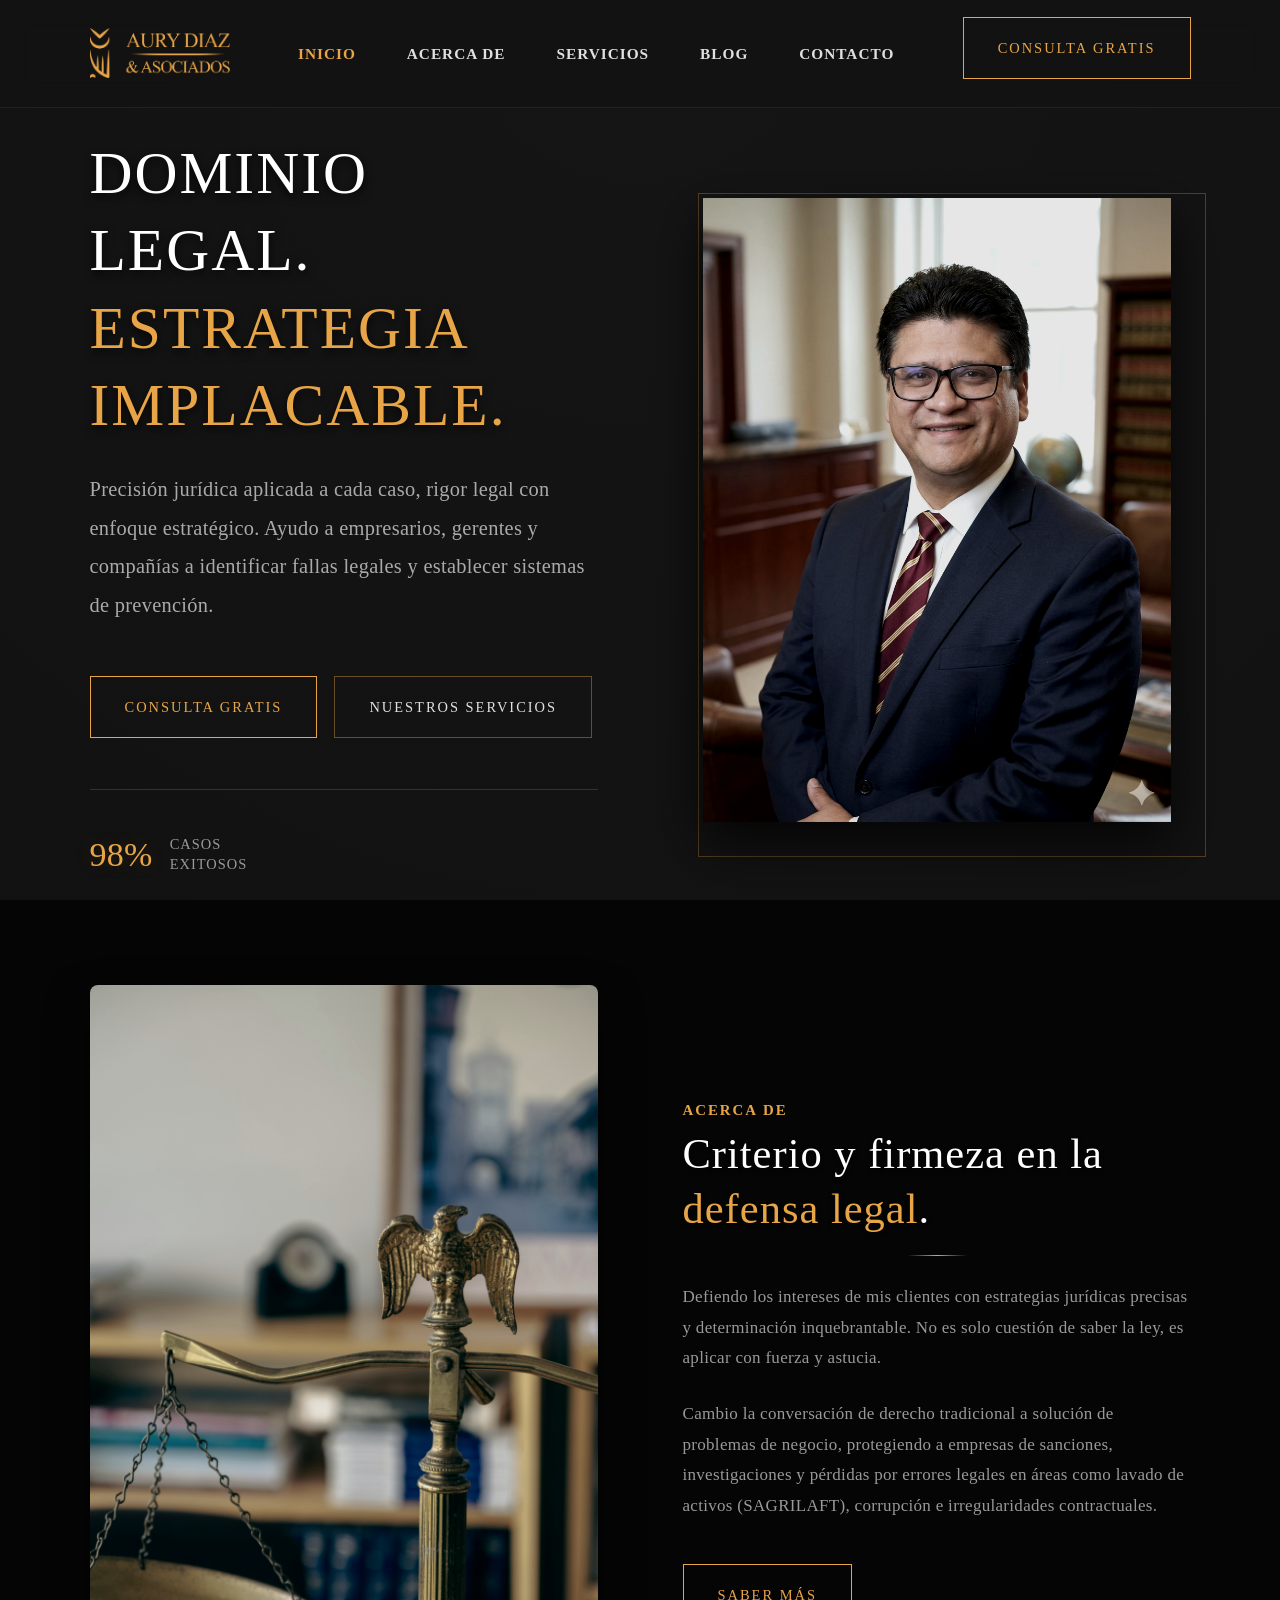
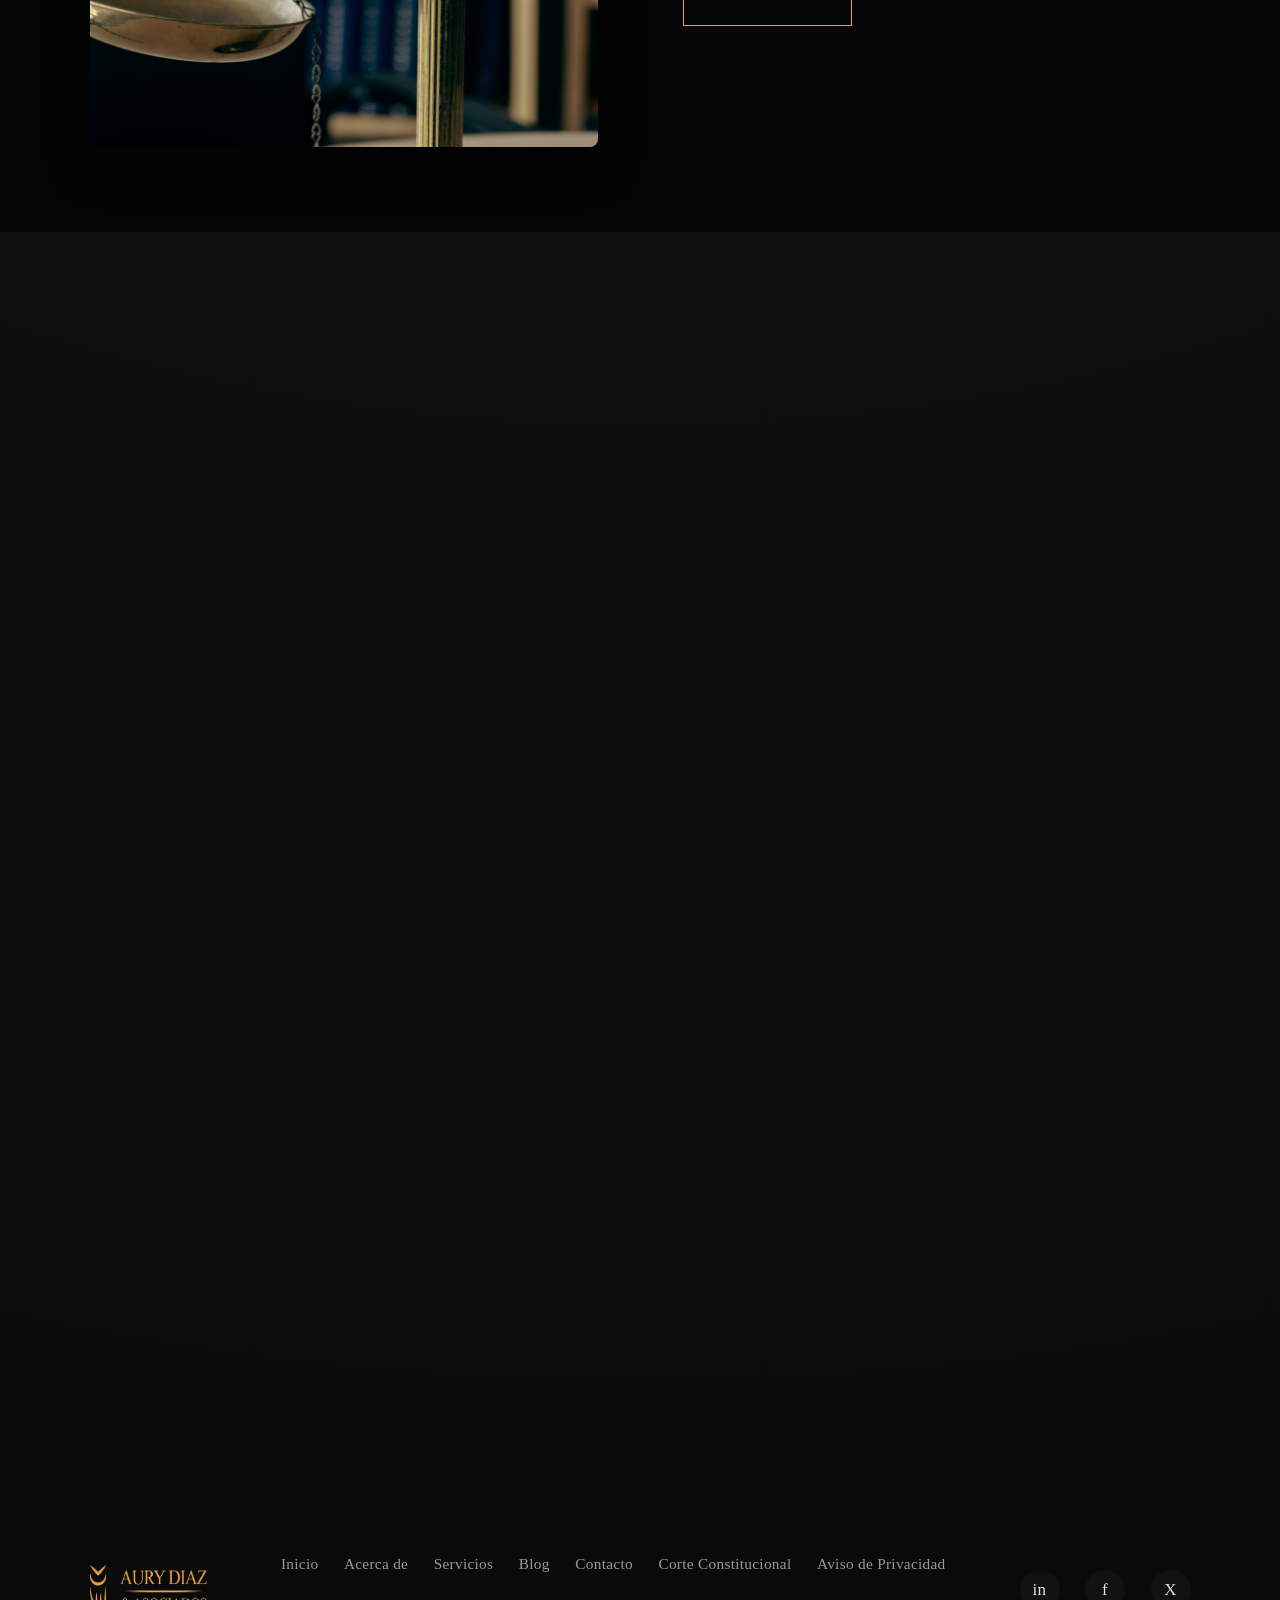
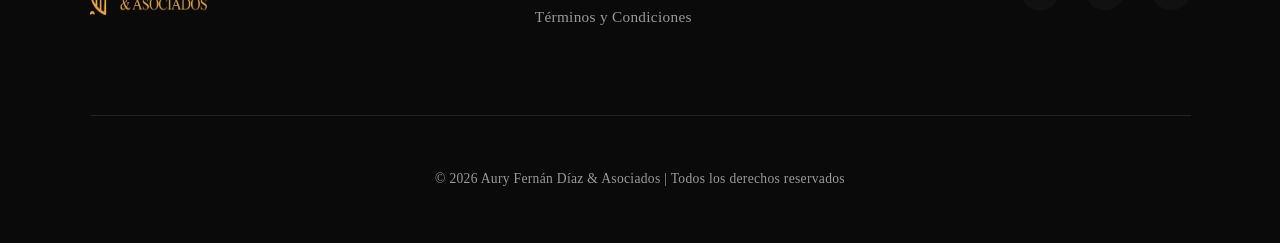
<file: index.html>
<!DOCTYPE html>
<html lang="es">
<head>
    <meta charset="UTF-8">
    <meta name="viewport" content="width=device-width, initial-scale=1.0">
    <meta name="description" content="Aury Fernán Díaz & Asociados - Abogado especializado en prevención y defensa de riesgos penales y cumplimiento empresarial (SAGRILAFT). Protejo a empresas de sanciones, investigaciones y pérdidas.">
    <meta name="keywords" content="Abogado Penal, SAGRILAFT, Riesgos Penales, Cumplimiento Empresarial, Aury Fernán Díaz">
    <title>Aury Fernán Díaz | Dominio Legal y Estrategia - Aury Fernán Díaz</title>

    <!-- Open Graph para Redes Sociales -->
    <meta property="og:title" content="Aury Fernán Díaz & Asociados">
    <meta property="og:description" content="Protejo a empresas de sanciones, investigaciones y pérdidas por errores legales.">
    <meta property="og:type" content="website">
    <meta property="og:url" content="https://aurydiaz.com/">
    <!-- <meta property="og:image" content="https://aurydiaz.com/assets/img/og-image.jpg"> -->


    <!-- Hoja de Estilos CSS -->
    <link rel="stylesheet" href="css/style.css">
</head>
<body>

    <!-- Encabezado / Navegación -->
    <header class="header">
        <div class="container nav-container">
            <a href="index" class="logo"><img src="assets/img/logoaury.png" alt="Aury Fernán Díaz Logo" style="height: 50px;"></a>

            <button class="menu-toggle" aria-label="Abrir menú">
                <span></span>
                <span></span>
                <span></span>
            </button>

            <nav class="nav-menu">
                <a href="index" class="nav-link active">Inicio</a>
                <a href="sobre-mi" class="nav-link">Acerca de</a>
                <a href="servicios" class="nav-link">Servicios</a>
                <a href="blog" class="nav-link">Blog</a>
                <a href="contacto" class="nav-link">Contacto</a>
            </nav>

            <div class="nav-btn">
                <a href="contacto" class="btn btn-gold glow-effect">Consulta Gratis</a>
            </div>
        </div>
    </header>

    <!-- Main Content -->
    <main>
        <!-- Sección Hero Principal -->
        <section class="hero fade-in">
            <div class="container hero-grid">
                <div class="hero-content">
                    <h1>Dominio legal.<br><span class="text-gold">Estrategia implacable.</span></h1>
                    <p>Precisión jurídica aplicada a cada caso, rigor legal con enfoque estratégico. Ayudo a empresarios, gerentes y compañías a identificar fallas legales y establecer sistemas de prevención.</p>

                    <div style="display: flex; gap: 1rem; flex-wrap: wrap;">
                        <a href="contacto" class="btn btn-gold glow-effect">Consulta Gratis</a>
                        <a href="servicios" class="btn btn-outline">Nuestros Servicios</a>
                    </div>

                    <div class="hero-stats">
                        <div class="stat-item">
                            <span class="stat-number">98%</span>
                            <span class="stat-text">Casos<br>Exitosos</span>
                        </div>
                    </div>
                </div>

                <div class="hero-image">
                    <!-- Placeholder for the lawyer image provided in prompt -->
                    <img src="assets/img/hero_bg.png" alt="Aury Fernán Díaz" class="hero-img-el">
                </div>
            </div>
        </section>

        <!-- Sección de Vista Previa Acerca De -->
        <section class="section about-preview fade-in">
            <div class="container about-grid">
                <div class="about-image">
                    <img src="assets/img/nellie-adamyan-I2Ge7bLAhV4-unsplash.jpg" alt="Consultoría Penal y Cumplimiento" class="hero-img-el">
                </div>

                <div class="about-content">
                    <span class="about-subtitle">Acerca de</span>
                    <h2>Criterio y firmeza en la <span class="text-gold">defensa legal</span>.</h2>
                    <p>Defiendo los intereses de mis clientes con estrategias jurídicas precisas y determinación inquebrantable. No es solo cuestión de saber la ley, es aplicar con fuerza y astucia.</p>
                    <p>Cambio la conversación de derecho tradicional a solución de problemas de negocio, protegiendo a empresas de sanciones, investigaciones y pérdidas por errores legales en áreas como lavado de activos (SAGRILAFT), corrupción e irregularidades contractuales.</p>

                    <a href="sobre-mi" class="btn btn-gold mt-sm" style="margin-top: 1rem;">Saber Más</a>
                </div>
            </div>
        </section>

        <!-- Results / Features Section -->
        <section class="section features fade-in">
            <div class="container">
                <div class="features-header">
                    <h2>Resultados Probados</h2>
                    <p>Múltiples prevenciones jurídicas y estrategias exitosas respaldan nuestro trabajo.</p>
                </div>

                <div class="features-grid">
                    <!-- Servicio 1 -->
                    <div class="feature-card">
                        <div class="feature-icon" style="color: var(--color-primary-gold);"><svg xmlns="http://www.w3.org/2000/svg" width="24" height="24" viewBox="0 0 24 24" fill="none" stroke="currentColor" stroke-width="2" stroke-linecap="round" stroke-linejoin="round"><polyline points="20 6 9 17 4 12"></polyline></svg></div>
                        <h3>Tasa de Éxito Superior</h3>
                        <p>Mantenemos un historial de éxito con una tasa superior del 98% en resolución de conflictos corporativos y penales.</p>
                    </div>

                    <!-- Servicio 2 -->
                    <div class="feature-card">
                        <div class="feature-icon" style="color: var(--color-primary-gold);"><svg xmlns="http://www.w3.org/2000/svg" width="24" height="24" viewBox="0 0 24 24" fill="none" stroke="currentColor" stroke-width="2" stroke-linecap="round" stroke-linejoin="round"><path d="M12 2v20"></path><path d="M17 5H9.5a3.5 3.5 0 0 0 0 7h5a3.5 3.5 0 0 1 0 7H6"></path></svg></div>
                        <h3>Casos de Alto Perfil</h3>
                        <p>Hemos defendido y ganado casos complejos y de alto impacto para directivos y grandes empresas en el ámbito nacional.</p>
                    </div>

                    <!-- Servicio 3 -->
                    <div class="feature-card">
                        <div class="feature-icon" style="color: var(--color-primary-gold);"><svg xmlns="http://www.w3.org/2000/svg" width="24" height="24" viewBox="0 0 24 24" fill="none" stroke="currentColor" stroke-width="2" stroke-linecap="round" stroke-linejoin="round"><path d="M12 22s8-4 8-10V5l-8-3-8 3v7c0 6 8 10 8 10z"></path></svg></div>
                        <h3>Confianza Absoluta</h3>
                        <p>Clientes satisfechos y leales que confían en nuestra tenacidad y en la solidez de nuestros programas de cumplimiento empresarial.</p>
                    </div>
                </div>
            </div>
        </section>

        <!-- CTA Section -->
        <section class="section cta fade-in">
            <div class="container">
                <h2>Consulta Legal sin Compromiso</h2>
                <p>Consulta en privado, evalúa tus opciones y obtén un camino claro sobre el riesgo penal de tu empresa, controles suficientes y qué hacer ante una investigación de la Fiscalía.</p>
                <a href="contacto" class="btn btn-gold glow-effect">Consulta Gratis</a>
            </div>
        </section>
    </main>

    <!-- Pie de Página -->
    <footer class="footer">
        <div class="container">
            <div class="footer-top">
                <a href="index" class="logo"><img src="assets/img/logoaury.png" alt="Aury Fernán Díaz Logo" style="height: 50px;"></a>

                <div class="footer-nav">
                    <a href="index">Inicio</a>
                    <a href="sobre-mi">Acerca de</a>
                    <a href="servicios">Servicios</a>
                    <a href="blog">Blog</a>
                    <a href="contacto">Contacto</a>
                    <a href="https://www.corteconstitucional.gov.co/" target="_blank" rel="noopener noreferrer">Corte Constitucional</a>
                    <a href="#">Aviso de Privacidad</a>
                    <a href="#">Términos y Condiciones</a>
                </div>

                <div class="footer-social">
                    <a href="#" aria-label="LinkedIn">in</a>
                    <a href="#" aria-label="Facebook">f</a>
                    <a href="#" aria-label="Twitter">X</a>
                </div>
            </div>

            <div class="footer-bottom">
                <p>&copy; <span id="year">2024</span> Aury Fernán Díaz & Asociados | Todos los derechos reservados</p>
            </div>
        </div>
    </footer>

    <!-- JavaScript -->
    <script src="js/main.js"></script>
    <script>
        document.getElementById('year').textContent = new Date().getFullYear();
    </script>
</body>
</html>
</file>
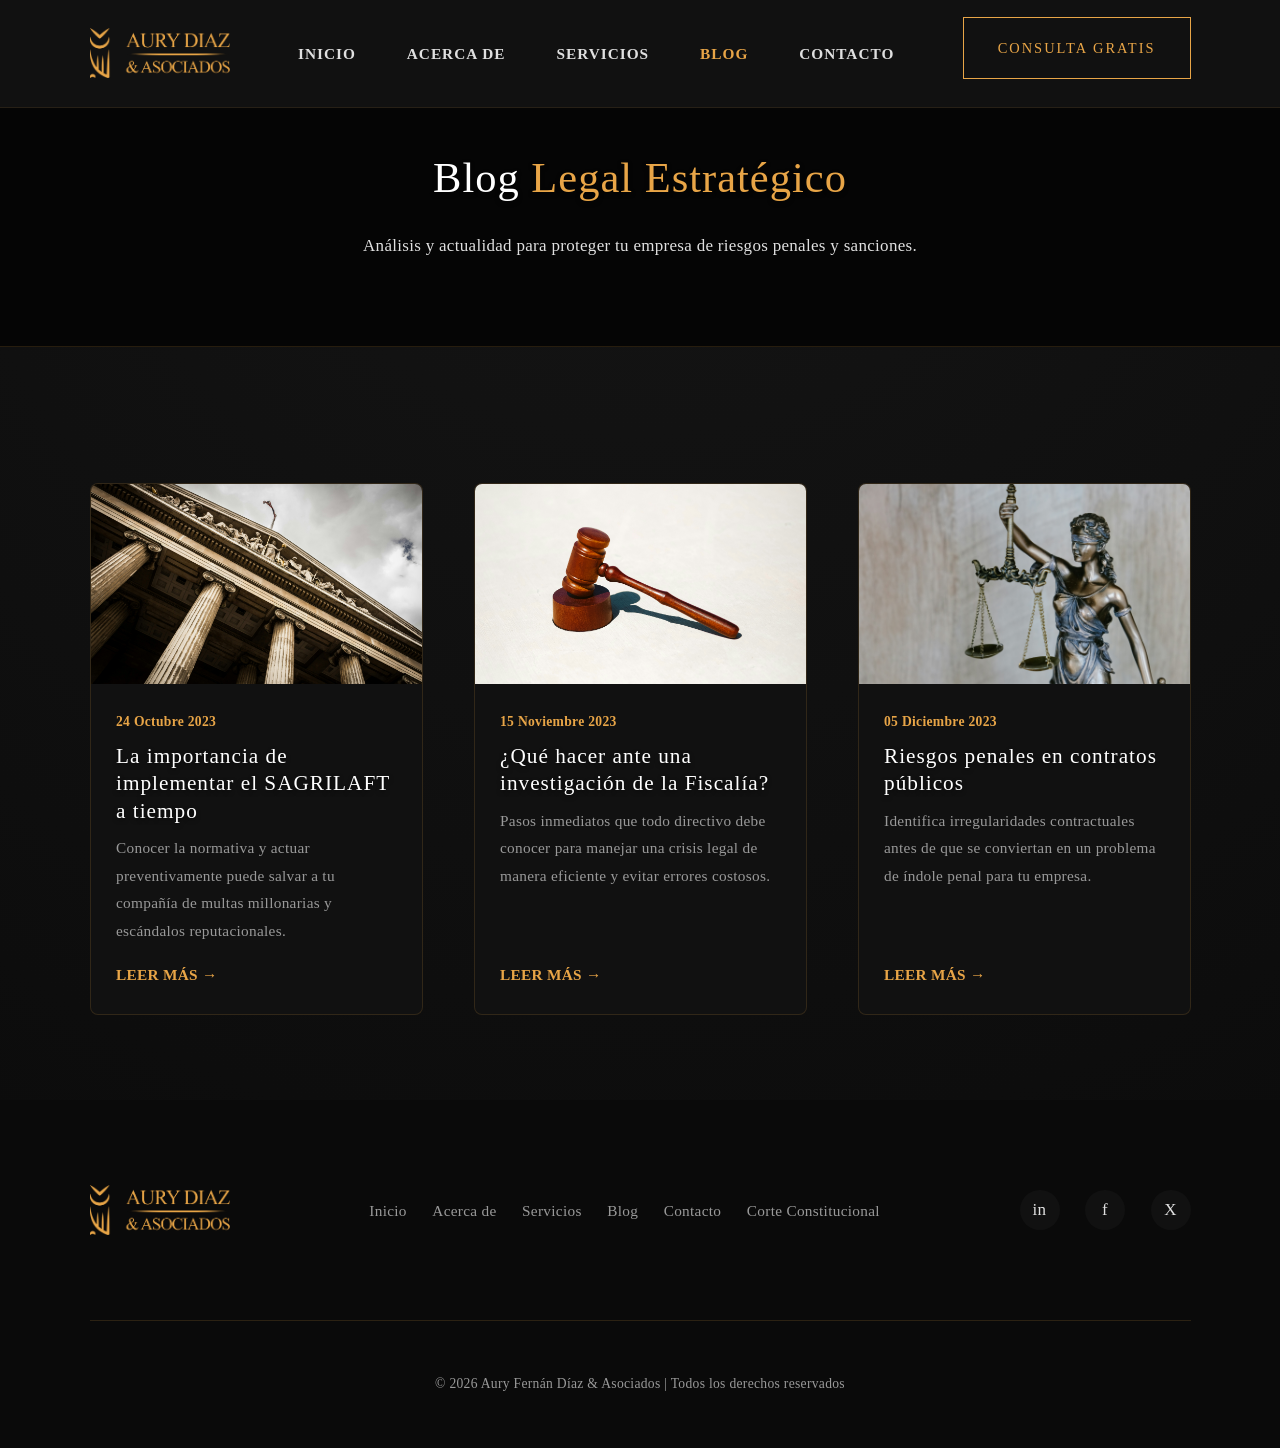
<file: blog.html>
<!DOCTYPE html>
<html lang="es">
<head>
    <meta charset="UTF-8">
    <meta name="viewport" content="width=device-width, initial-scale=1.0">
    <meta name="description" content="Blog de Aury Fernán Díaz & Asociados. Información, estrategias y actualidad legal sobre riesgo penal y SAGRILAFT.">
    <title>Blog | Aury Fernán Díaz</title>


    <link rel="stylesheet" href="css/style.css">

    <!-- Blog Specific Styles -->
    <style>
        .blog-grid {
            display: grid;
            grid-template-columns: repeat(auto-fill, minmax(300px, 1fr));
            gap: var(--space-md);
            margin-top: var(--space-md);
        }

        .blog-card {
            background-color: var(--color-bg-card);
            border: 1px solid var(--color-border);
            border-radius: 8px;
            overflow: hidden;
            transition: transform var(--transition-normal);
            display: flex;
            flex-direction: column;
        }

        .blog-card:hover {
            transform: translateY(-5px);
            border-color: var(--color-primary-gold);
        }

        .blog-img {
            width: 100%;
            height: 200px;
            object-fit: cover;
        }

        .blog-content {
            padding: var(--space-sm);
            flex-grow: 1;
            display: flex;
            flex-direction: column;
        }

        .blog-date {
            color: var(--color-primary-gold);
            font-size: 0.8rem;
            margin-bottom: 0.5rem;
            font-weight: 600;
        }

        .blog-title {
            font-size: 1.25rem;
            margin-bottom: 0.5rem;
        }

        .blog-excerpt {
            color: var(--color-text-muted);
            font-size: 0.9rem;
            margin-bottom: 1rem;
            flex-grow: 1;
        }

        .read-more {
            color: var(--color-primary-gold);
            font-weight: 700;
            font-size: 0.9rem;
            text-transform: uppercase;
            align-self: flex-start;
        }

        .read-more:hover {
            text-decoration: underline;
        }
    </style>
</head>
<body>

    <header class="header">
        <div class="container nav-container">
            <a href="index" class="logo"><img src="assets/img/logoaury.png" alt="Aury Fernán Díaz Logo" style="height: 50px;"></a>

            <button class="menu-toggle" aria-label="Abrir menú">
                <span></span>
                <span></span>
                <span></span>
            </button>

            <nav class="nav-menu">
                <a href="index" class="nav-link">Inicio</a>
                <a href="sobre-mi" class="nav-link">Acerca de</a>
                <a href="servicios" class="nav-link">Servicios</a>
                <a href="blog" class="nav-link active">Blog</a>
                <a href="contacto" class="nav-link">Contacto</a>
            </nav>

            <div class="nav-btn">
                <a href="contacto" class="btn btn-gold">Consulta Gratis</a>
            </div>
        </div>
    </header>

    <main>
        <section class="page-header fade-in">
            <div class="container">
                <h1>Blog <span class="text-gold">Legal Estratégico</span></h1>
                <p>Análisis y actualidad para proteger tu empresa de riesgos penales y sanciones.</p>
            </div>
        </section>

        <section class="section fade-in">
            <div class="container">
                <div class="blog-grid">

                    <!-- Blog Post Example 1 -->
                    <article class="blog-card">
                        <img src="assets/img/sebastian-pichler-bAQH53VquTc-unsplash.jpg" alt="Imagen Blog 1" class="blog-img">
                        <div class="blog-content">
                            <span class="blog-date">24 Octubre 2023</span>
                            <h3 class="blog-title">La importancia de implementar el SAGRILAFT a tiempo</h3>
                            <p class="blog-excerpt">Conocer la normativa y actuar preventivamente puede salvar a tu compañía de multas millonarias y escándalos reputacionales.</p>
                            <a href="#" class="read-more">Leer Más →</a>
                        </div>
                    </article>

                    <!-- Blog Post Example 2 -->
                    <article class="blog-card">
                        <img src="assets/img/tingey-injury-law-firm-veNb0DDegzE-unsplash.jpg" alt="Imagen Blog 2" class="blog-img">
                        <div class="blog-content">
                            <span class="blog-date">15 Noviembre 2023</span>
                            <h3 class="blog-title">¿Qué hacer ante una investigación de la Fiscalía?</h3>
                            <p class="blog-excerpt">Pasos inmediatos que todo directivo debe conocer para manejar una crisis legal de manera eficiente y evitar errores costosos.</p>
                            <a href="#" class="read-more">Leer Más →</a>
                        </div>
                    </article>

                    <!-- Blog Post Example 3 -->
                    <article class="blog-card">
                        <img src="assets/img/tingey-injury-law-firm-DZpc4UY8ZtY-unsplash.jpg" alt="Imagen Blog 3" class="blog-img">
                        <div class="blog-content">
                            <span class="blog-date">05 Diciembre 2023</span>
                            <h3 class="blog-title">Riesgos penales en contratos públicos</h3>
                            <p class="blog-excerpt">Identifica irregularidades contractuales antes de que se conviertan en un problema de índole penal para tu empresa.</p>
                            <a href="#" class="read-more">Leer Más →</a>
                        </div>
                    </article>

                </div>
            </div>
        </section>
    </main>

    <footer class="footer">
        <div class="container">
            <div class="footer-top">
                <a href="index" class="logo"><img src="assets/img/logoaury.png" alt="Aury Fernán Díaz Logo" style="height: 50px;"></a>

                <div class="footer-nav">
                    <a href="index">Inicio</a>
                    <a href="sobre-mi">Acerca de</a>
                    <a href="servicios">Servicios</a>
                    <a href="blog">Blog</a>
                    <a href="contacto">Contacto</a>
                    <a href="https://www.corteconstitucional.gov.co/" target="_blank" rel="noopener noreferrer">Corte Constitucional</a>
                </div>

                <div class="footer-social">
                    <a href="#">in</a>
                    <a href="#">f</a>
                    <a href="#">X</a>
                </div>
            </div>

            <div class="footer-bottom">
                <p>&copy; <span id="year">2024</span> Aury Fernán Díaz & Asociados | Todos los derechos reservados</p>
            </div>
        </div>
    </footer>

    <script src="js/main.js"></script>
    <script>document.getElementById('year').textContent = new Date().getFullYear();</script>
</body>
</html>
</file>
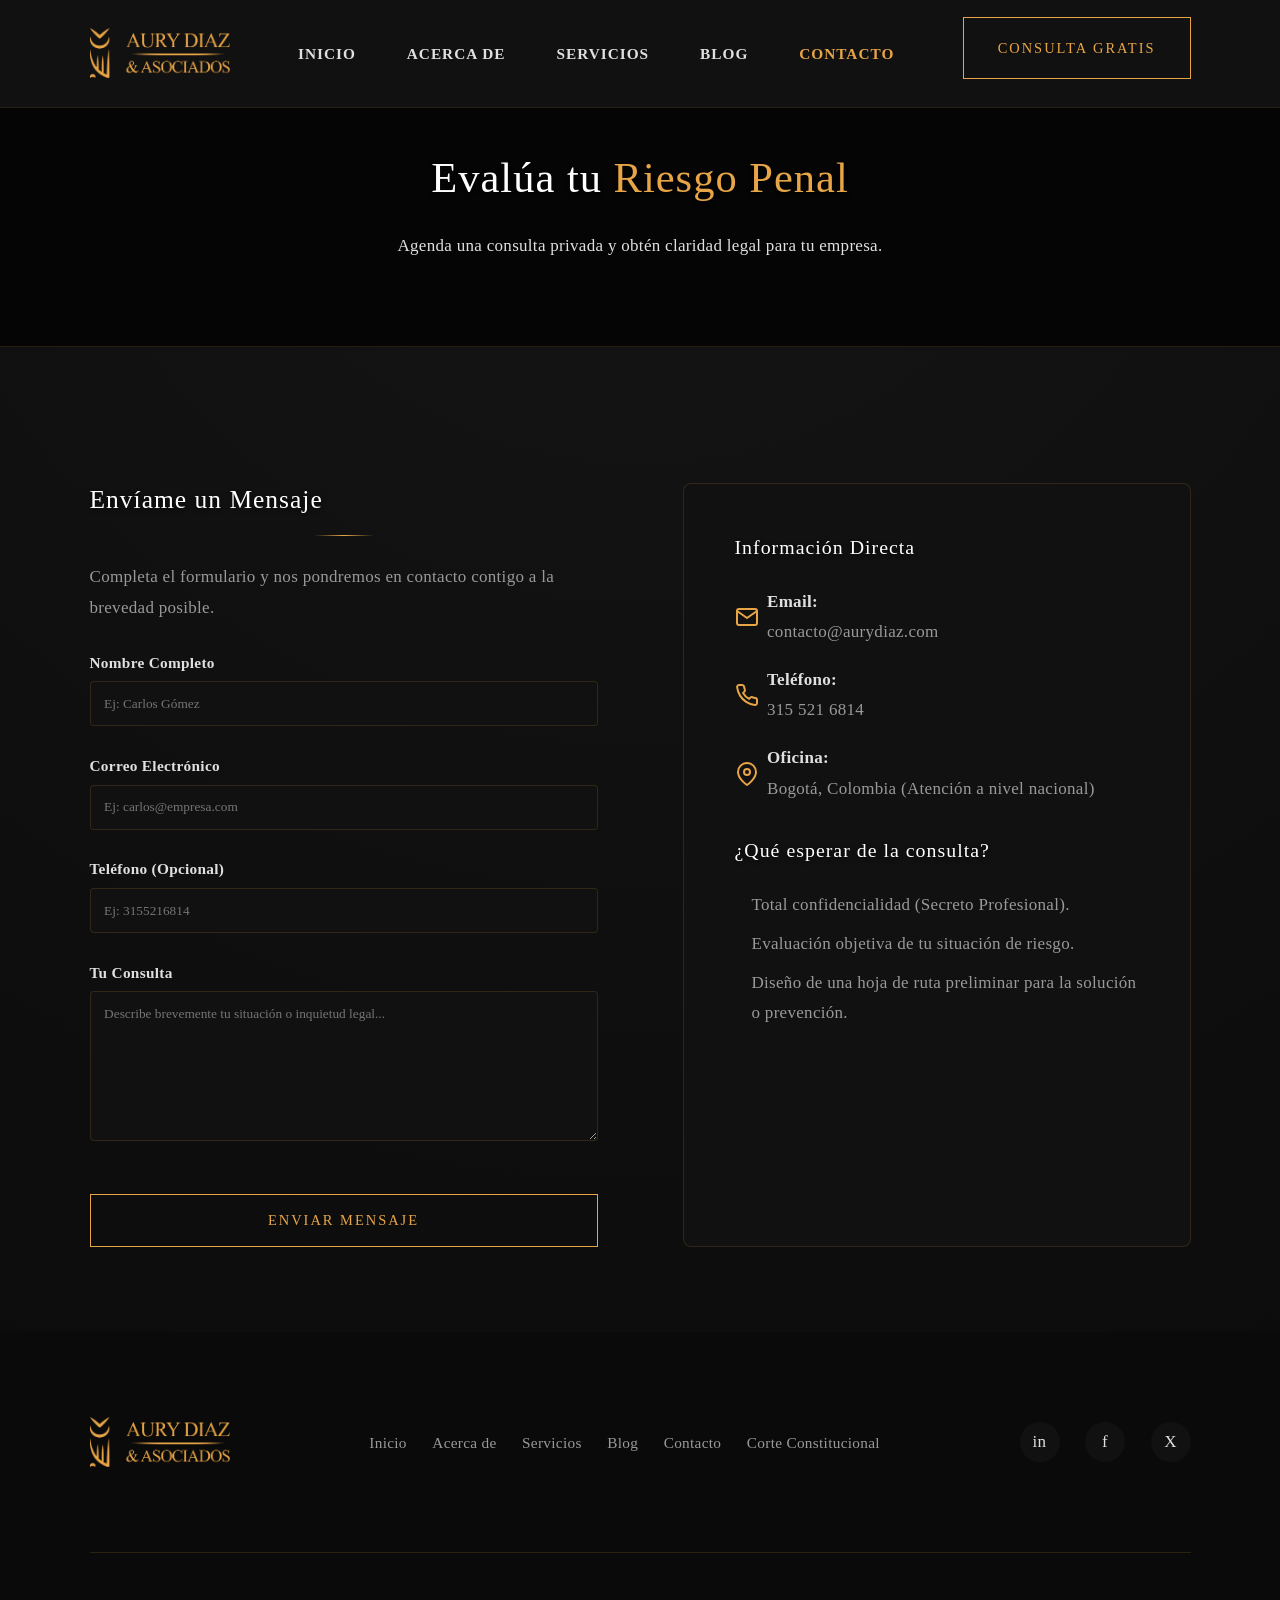
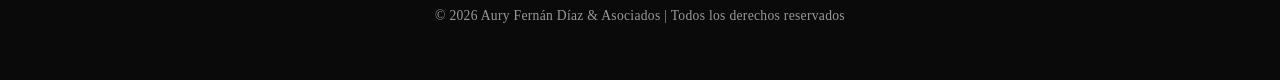
<file: contacto.html>
<!DOCTYPE html>
<html lang="es">
<head>
    <meta charset="UTF-8">
    <meta name="viewport" content="width=device-width, initial-scale=1.0">
    <meta name="description" content="Contacta a Aury Fernán Díaz & Asociados. Consulta legal para proteger tu empresa de riesgos penales.">
    <title>Contacto | Aury Fernán Díaz</title>


    <link rel="stylesheet" href="css/style.css">

    <style>
        .contact-grid {
            display: grid;
            grid-template-columns: 1fr;
            gap: var(--space-lg);
            margin-top: var(--space-md);
        }

        .contact-info {
            background-color: var(--color-bg-card);
            padding: var(--space-md);
            border-radius: 8px;
            border: 1px solid var(--color-border);
        }

        .contact-info h3 {
            margin-bottom: var(--space-sm);
        }

        .contact-info p {
            color: var(--color-text-muted);
            margin-bottom: 1rem;
            display: flex;
            align-items: center;
            gap: 0.5rem;
        }

        .contact-info strong {
            color: var(--color-text-main);
        }

        @media (min-width: 768px) {
            .contact-grid {
                grid-template-columns: 1fr 1fr;
            }
        }
    </style>
</head>
<body>

    <header class="header">
        <div class="container nav-container">
            <a href="index" class="logo"><img src="assets/img/logoaury.png" alt="Aury Fernán Díaz Logo" style="height: 50px;"></a>

            <button class="menu-toggle" aria-label="Abrir menú">
                <span></span>
                <span></span>
                <span></span>
            </button>

            <nav class="nav-menu">
                <a href="index" class="nav-link">Inicio</a>
                <a href="sobre-mi" class="nav-link">Acerca de</a>
                <a href="servicios" class="nav-link">Servicios</a>
                <a href="blog" class="nav-link">Blog</a>
                <a href="contacto" class="nav-link active">Contacto</a>
            </nav>

            <div class="nav-btn">
                <a href="contacto" class="btn btn-gold">Consulta Gratis</a>
            </div>
        </div>
    </header>

    <main>
        <section class="page-header fade-in">
            <div class="container">
                <h1>Evalúa tu <span class="text-gold">Riesgo Penal</span></h1>
                <p>Agenda una consulta privada y obtén claridad legal para tu empresa.</p>
            </div>
        </section>

        <section class="section fade-in">
            <div class="container contact-grid">

                <!-- Formulario -->
                <div>
                    <h2>Envíame un Mensaje</h2>
                    <p style="color: var(--color-text-muted); margin-bottom: var(--space-sm);">Completa el formulario y nos pondremos en contacto contigo a la brevedad posible.</p>

                    <!-- Integración con Formspree (Gratis) - Reemplaza "TU_ID_DE_FORMSPREE" con el ID que te den al registrarte en formspree.io -->
                    <form action="https://formspree.io/f/TU_ID_DE_FORMSPREE" method="POST">
                        <div class="form-group">
                            <label for="name" class="form-label">Nombre Completo</label>
                            <input type="text" id="name" name="name" class="form-control" required placeholder="Ej: Carlos Gómez">
                        </div>

                        <div class="form-group">
                            <label for="email" class="form-label">Correo Electrónico</label>
                            <input type="email" id="email" name="email" class="form-control" required placeholder="Ej: carlos@empresa.com">
                        </div>

                        <div class="form-group">
                            <label for="phone" class="form-label">Teléfono (Opcional)</label>
                            <input type="tel" id="phone" name="phone" class="form-control" placeholder="Ej: 3155216814">
                        </div>

                        <div class="form-group">
                            <label for="message" class="form-label">Tu Consulta</label>
                            <textarea id="message" name="message" class="form-control" required placeholder="Describe brevemente tu situación o inquietud legal..."></textarea>
                        </div>

                        <button type="submit" class="btn btn-gold" style="width: 100%; margin-top: 1rem;">Enviar Mensaje</button>
                    </form>
                </div>

                <!-- Información de Contacto -->
                <div class="contact-info">
                    <h3>Información Directa</h3>
                    <p>
                        <span style="color: var(--color-primary-gold); display: flex; align-items: center;"><svg xmlns="http://www.w3.org/2000/svg" width="24" height="24" viewBox="0 0 24 24" fill="none" stroke="currentColor" stroke-width="2" stroke-linecap="round" stroke-linejoin="round"><path d="M4 4h16c1.1 0 2 .9 2 2v12c0 1.1-.9 2-2 2H4c-1.1 0-2-.9-2-2V6c0-1.1.9-2 2-2z"></path><polyline points="22,6 12,13 2,6"></polyline></svg></span>
                        <span><strong>Email:</strong><br> <a href="mailto:contacto@aurydiaz.com">contacto@aurydiaz.com</a></span>
                    </p>
                    <p>
                        <span style="color: var(--color-primary-gold); display: flex; align-items: center;"><svg xmlns="http://www.w3.org/2000/svg" width="24" height="24" viewBox="0 0 24 24" fill="none" stroke="currentColor" stroke-width="2" stroke-linecap="round" stroke-linejoin="round"><path d="M22 16.92v3a2 2 0 0 1-2.18 2 19.79 19.79 0 0 1-8.63-3.07 19.5 19.5 0 0 1-6-6 19.79 19.79 0 0 1-3.07-8.67A2 2 0 0 1 4.11 2h3a2 2 0 0 1 2 1.72 12.84 12.84 0 0 0 .7 2.81 2 2 0 0 1-.45 2.11L8.09 9.91a16 16 0 0 0 6 6l1.27-1.27a2 2 0 0 1 2.11-.45 12.84 12.84 0 0 0 2.81.7A2 2 0 0 1 22 16.92z"></path></svg></span>
                        <span><strong>Teléfono:</strong><br> 315 521 6814</span>
                    </p>
                    <p>
                        <span style="color: var(--color-primary-gold); display: flex; align-items: center;"><svg xmlns="http://www.w3.org/2000/svg" width="24" height="24" viewBox="0 0 24 24" fill="none" stroke="currentColor" stroke-width="2" stroke-linecap="round" stroke-linejoin="round"><path d="M21 10c0 7-9 13-9 13s-9-6-9-13a9 9 0 0 1 18 0z"></path><circle cx="12" cy="10" r="3"></circle></svg></span>
                        <span><strong>Oficina:</strong><br> Bogotá, Colombia (Atención a nivel nacional)</span>
                    </p>

                    <h3 style="margin-top: 2rem;">¿Qué esperar de la consulta?</h3>
                    <ul style="color: var(--color-text-muted); padding-left: 1rem; margin-top: 1rem;">
                        <li style="margin-bottom: 0.5rem;">Total confidencialidad (Secreto Profesional).</li>
                        <li style="margin-bottom: 0.5rem;">Evaluación objetiva de tu situación de riesgo.</li>
                        <li>Diseño de una hoja de ruta preliminar para la solución o prevención.</li>
                    </ul>
                </div>

            </div>
        </section>
    </main>

    <footer class="footer">
        <div class="container">
            <div class="footer-top">
                <a href="index" class="logo"><img src="assets/img/logoaury.png" alt="Aury Fernán Díaz Logo" style="height: 50px;"></a>

                <div class="footer-nav">
                    <a href="index">Inicio</a>
                    <a href="sobre-mi">Acerca de</a>
                    <a href="servicios">Servicios</a>
                    <a href="blog">Blog</a>
                    <a href="contacto">Contacto</a>
                    <a href="https://www.corteconstitucional.gov.co/" target="_blank" rel="noopener noreferrer">Corte Constitucional</a>
                </div>

                <div class="footer-social">
                    <a href="#">in</a>
                    <a href="#">f</a>
                    <a href="#">X</a>
                </div>
            </div>

            <div class="footer-bottom">
                <p>&copy; <span id="year">2024</span> Aury Fernán Díaz & Asociados | Todos los derechos reservados</p>
            </div>
        </div>
    </footer>

    <script src="js/main.js"></script>
    <script>document.getElementById('year').textContent = new Date().getFullYear();</script>
</body>
</html>
</file>
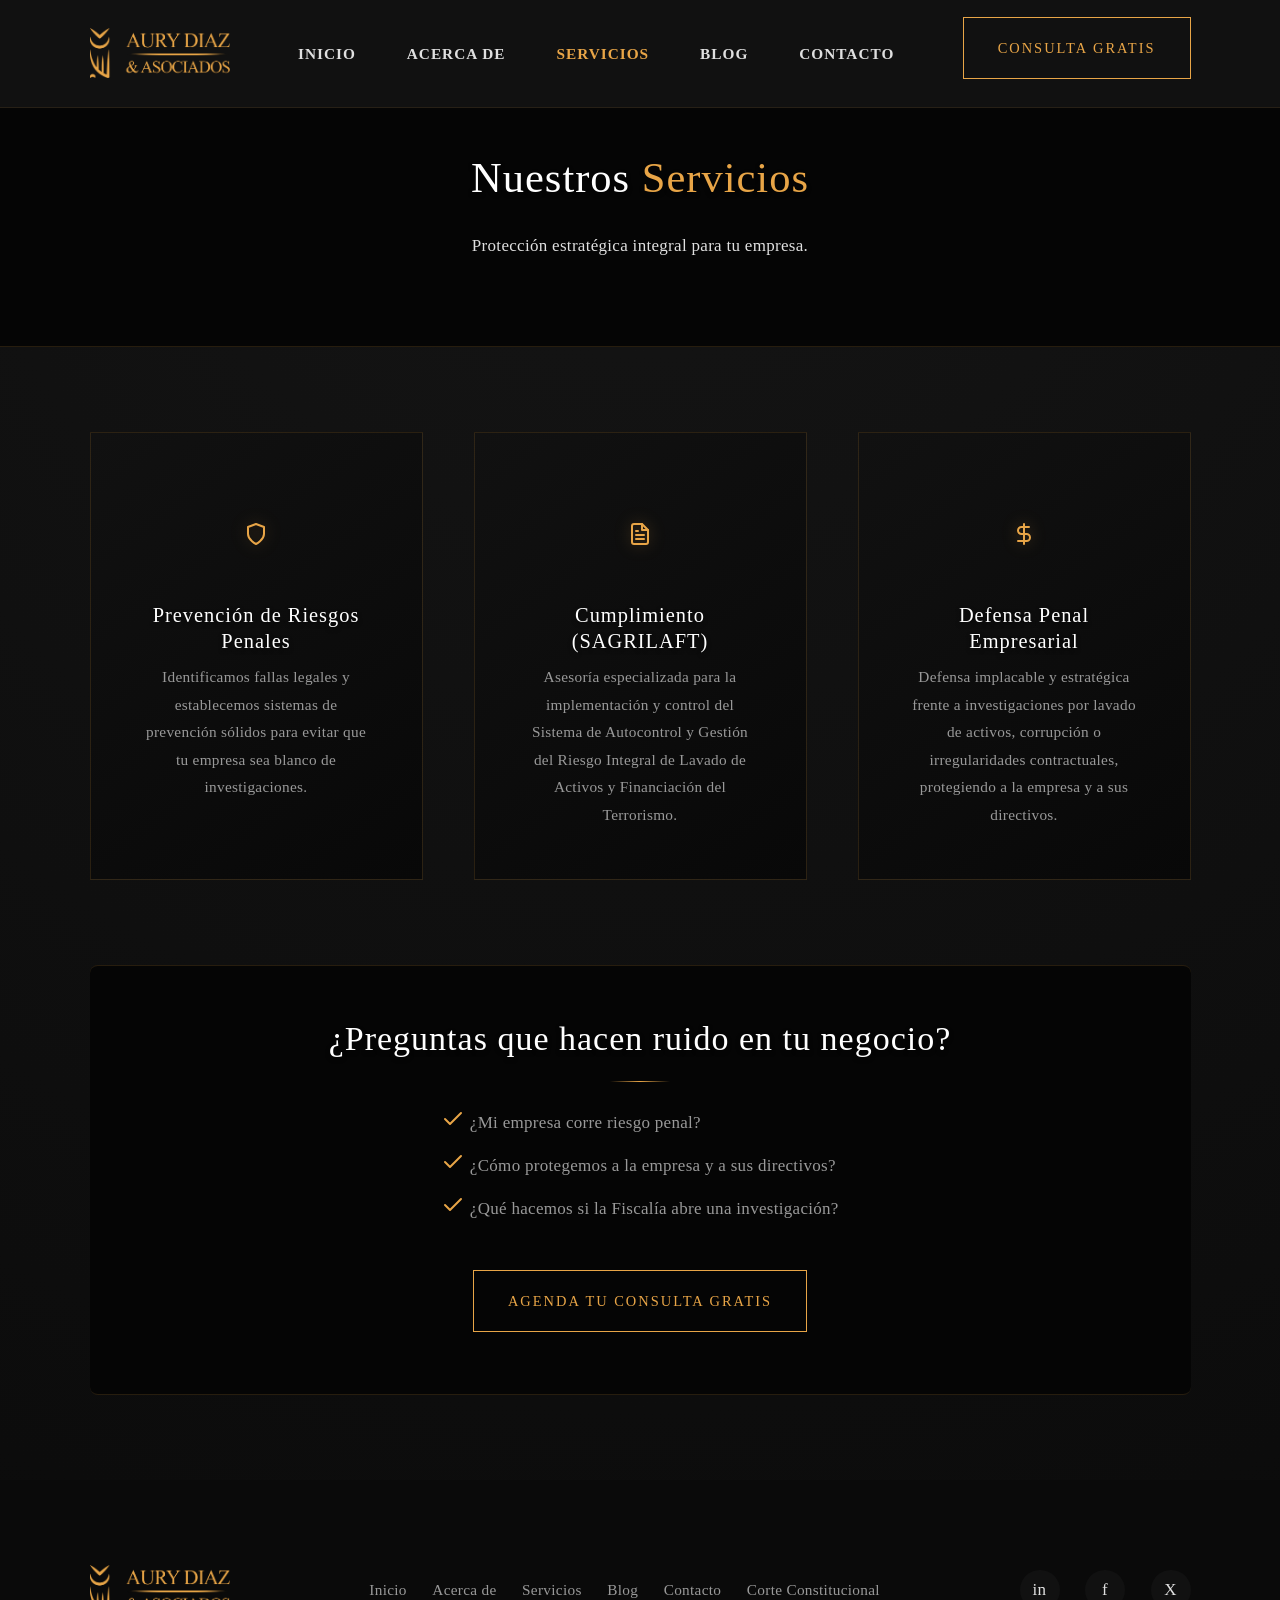
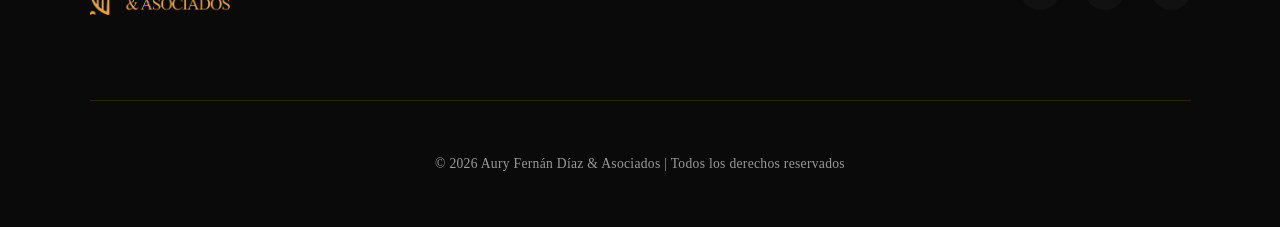
<file: servicios.html>
<!DOCTYPE html>
<html lang="es">
<head>
    <meta charset="UTF-8">
    <meta name="viewport" content="width=device-width, initial-scale=1.0">
    <meta name="description" content="Servicios de Aury Fernán Díaz & Asociados: Prevención, Defensa de Riesgos Penales, Cumplimiento Empresarial y SAGRILAFT.">
    <title>Servicios | Aury Fernán Díaz</title>


    <link rel="stylesheet" href="css/style.css">
</head>
<body>

    <header class="header">
        <div class="container nav-container">
            <a href="index" class="logo"><img src="assets/img/logoaury.png" alt="Aury Fernán Díaz Logo" style="height: 50px;"></a>

            <button class="menu-toggle" aria-label="Abrir menú">
                <span></span>
                <span></span>
                <span></span>
            </button>

            <nav class="nav-menu">
                <a href="index" class="nav-link">Inicio</a>
                <a href="sobre-mi" class="nav-link">Acerca de</a>
                <a href="servicios" class="nav-link active">Servicios</a>
                <a href="blog" class="nav-link">Blog</a>
                <a href="contacto" class="nav-link">Contacto</a>
            </nav>

            <div class="nav-btn">
                <a href="contacto" class="btn btn-gold">Consulta Gratis</a>
            </div>
        </div>
    </header>

    <main>
        <section class="page-header fade-in">
            <div class="container">
                <h1>Nuestros <span class="text-gold">Servicios</span></h1>
                <p>Protección estratégica integral para tu empresa.</p>
            </div>
        </section>

        <section class="section fade-in">
            <div class="container">
                <div class="features-grid">

                    <div class="feature-card">
                        <div class="feature-icon" style="color: var(--color-primary-gold);"><svg xmlns="http://www.w3.org/2000/svg" width="24" height="24" viewBox="0 0 24 24" fill="none" stroke="currentColor" stroke-width="2" stroke-linecap="round" stroke-linejoin="round"><path d="M12 22s8-4 8-10V5l-8-3-8 3v7c0 6 8 10 8 10z"></path></svg></div>
                        <h3>Prevención de Riesgos Penales</h3>
                        <p>Identificamos fallas legales y establecemos sistemas de prevención sólidos para evitar que tu empresa sea blanco de investigaciones.</p>
                    </div>

                    <div class="feature-card">
                        <div class="feature-icon" style="color: var(--color-primary-gold);"><svg xmlns="http://www.w3.org/2000/svg" width="24" height="24" viewBox="0 0 24 24" fill="none" stroke="currentColor" stroke-width="2" stroke-linecap="round" stroke-linejoin="round"><path d="M14 2H6a2 2 0 0 0-2 2v16a2 2 0 0 0 2 2h12a2 2 0 0 0 2-2V8z"></path><polyline points="14 2 14 8 20 8"></polyline><line x1="16" y1="13" x2="8" y2="13"></line><line x1="16" y1="17" x2="8" y2="17"></line><polyline points="10 9 9 9 8 9"></polyline></svg></div>
                        <h3>Cumplimiento (SAGRILAFT)</h3>
                        <p>Asesoría especializada para la implementación y control del Sistema de Autocontrol y Gestión del Riesgo Integral de Lavado de Activos y Financiación del Terrorismo.</p>
                    </div>

                    <div class="feature-card">
                        <div class="feature-icon" style="color: var(--color-primary-gold);"><svg xmlns="http://www.w3.org/2000/svg" width="24" height="24" viewBox="0 0 24 24" fill="none" stroke="currentColor" stroke-width="2" stroke-linecap="round" stroke-linejoin="round"><path d="M12 2v20"></path><path d="M17 5H9.5a3.5 3.5 0 0 0 0 7h5a3.5 3.5 0 0 1 0 7H6"></path></svg></div>
                        <h3>Defensa Penal Empresarial</h3>
                        <p>Defensa implacable y estratégica frente a investigaciones por lavado de activos, corrupción o irregularidades contractuales, protegiendo a la empresa y a sus directivos.</p>
                    </div>
                </div>

                <div class="cta" style="margin-top: var(--space-lg); padding: var(--space-md); border-radius: 8px;">
                    <h2>¿Preguntas que hacen ruido en tu negocio?</h2>
                    <ul style="color: var(--color-text-muted); list-style: none; padding: 0; margin-bottom: 2rem; display: inline-block; text-align: left;">
                        <li style="margin-bottom: 0.5rem;"><span class="text-gold" style="display: inline-block; vertical-align: middle;"><svg xmlns="http://www.w3.org/2000/svg" width="24" height="24" viewBox="0 0 24 24" fill="none" stroke="currentColor" stroke-width="2" stroke-linecap="round" stroke-linejoin="round"><polyline points="20 6 9 17 4 12"></polyline></svg></span> ¿Mi empresa corre riesgo penal?</li>
                        <li style="margin-bottom: 0.5rem;"><span class="text-gold" style="display: inline-block; vertical-align: middle;"><svg xmlns="http://www.w3.org/2000/svg" width="24" height="24" viewBox="0 0 24 24" fill="none" stroke="currentColor" stroke-width="2" stroke-linecap="round" stroke-linejoin="round"><polyline points="20 6 9 17 4 12"></polyline></svg></span> ¿Cómo protegemos a la empresa y a sus directivos?</li>
                        <li style="margin-bottom: 0.5rem;"><span class="text-gold" style="display: inline-block; vertical-align: middle;"><svg xmlns="http://www.w3.org/2000/svg" width="24" height="24" viewBox="0 0 24 24" fill="none" stroke="currentColor" stroke-width="2" stroke-linecap="round" stroke-linejoin="round"><polyline points="20 6 9 17 4 12"></polyline></svg></span> ¿Qué hacemos si la Fiscalía abre una investigación?</li>
                    </ul>
                    <br>
                    <a href="contacto" class="btn btn-gold">Agenda tu Consulta Gratis</a>
                </div>
            </div>
        </section>
    </main>

    <footer class="footer">
        <div class="container">
            <div class="footer-top">
                <a href="index" class="logo"><img src="assets/img/logoaury.png" alt="Aury Fernán Díaz Logo" style="height: 50px;"></a>

                <div class="footer-nav">
                    <a href="index">Inicio</a>
                    <a href="sobre-mi">Acerca de</a>
                    <a href="servicios">Servicios</a>
                    <a href="blog">Blog</a>
                    <a href="contacto">Contacto</a>
                    <a href="https://www.corteconstitucional.gov.co/" target="_blank" rel="noopener noreferrer">Corte Constitucional</a>
                </div>

                <div class="footer-social">
                    <a href="#">in</a>
                    <a href="#">f</a>
                    <a href="#">X</a>
                </div>
            </div>

            <div class="footer-bottom">
                <p>&copy; <span id="year">2024</span> Aury Fernán Díaz & Asociados | Todos los derechos reservados</p>
            </div>
        </div>
    </footer>

    <script src="js/main.js"></script>
    <script>document.getElementById('year').textContent = new Date().getFullYear();</script>
</body>
</html>
</file>
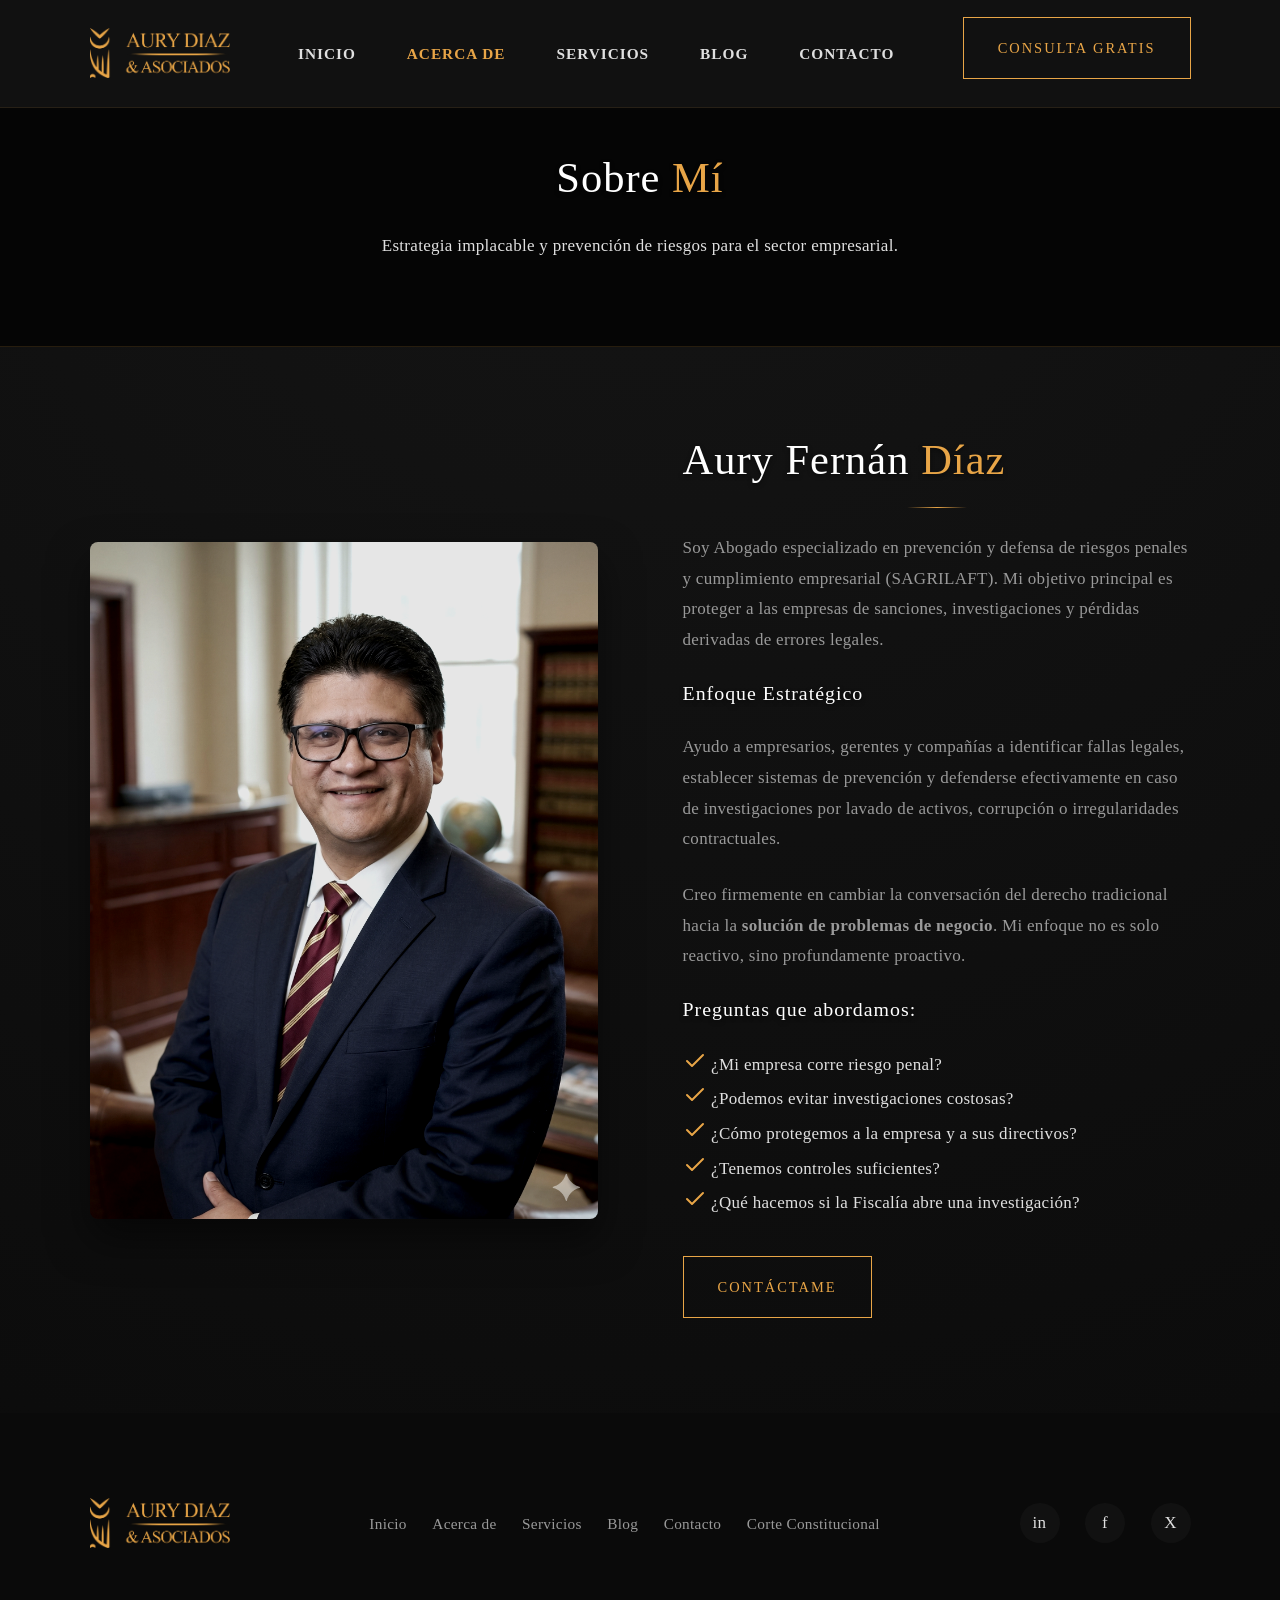
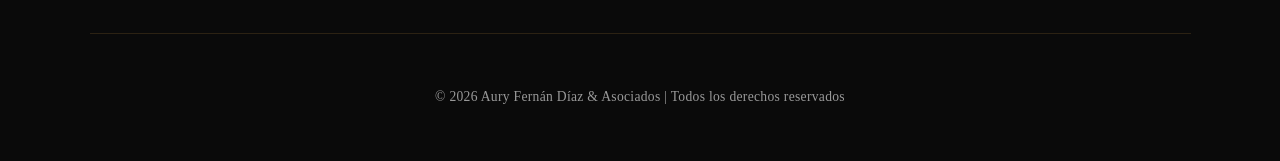
<file: sobre-mi.html>
<!DOCTYPE html>
<html lang="es">
<head>
    <meta charset="UTF-8">
    <meta name="viewport" content="width=device-width, initial-scale=1.0">
    <meta name="description" content="Conoce a Aury Fernán Díaz, Abogado especializado en prevención y defensa de riesgos penales y cumplimiento empresarial (SAGRILAFT).">
    <title>Sobre Mí | Aury Fernán Díaz</title>


    <link rel="stylesheet" href="css/style.css">
</head>
<body>

    <header class="header">
        <div class="container nav-container">
            <a href="index" class="logo"><img src="assets/img/logoaury.png" alt="Aury Fernán Díaz Logo" style="height: 50px;"></a>

            <button class="menu-toggle" aria-label="Abrir menú">
                <span></span>
                <span></span>
                <span></span>
            </button>

            <nav class="nav-menu">
                <a href="index" class="nav-link">Inicio</a>
                <a href="sobre-mi" class="nav-link active">Acerca de</a>
                <a href="servicios" class="nav-link">Servicios</a>
                <a href="blog" class="nav-link">Blog</a>
                <a href="contacto" class="nav-link">Contacto</a>
            </nav>

            <div class="nav-btn">
                <a href="contacto" class="btn btn-gold">Consulta Gratis</a>
            </div>
        </div>
    </header>

    <main>
        <section class="page-header fade-in">
            <div class="container">
                <h1>Sobre <span class="text-gold">Mí</span></h1>
                <p>Estrategia implacable y prevención de riesgos para el sector empresarial.</p>
            </div>
        </section>

        <section class="section fade-in">
            <div class="container about-grid">
                <div class="about-image">
                    <!-- Imagen de contexto corporativo -->
                    <img src="assets/img/hero_bg.png" alt="Contexto Legal Aury Fernán Díaz" class="hero-img-el">
                </div>

                <div class="about-content">
                    <h2>Aury Fernán <span class="text-gold">Díaz</span></h2>
                    <p>Soy Abogado especializado en prevención y defensa de riesgos penales y cumplimiento empresarial (SAGRILAFT). Mi objetivo principal es proteger a las empresas de sanciones, investigaciones y pérdidas derivadas de errores legales.</p>

                    <h3>Enfoque Estratégico</h3>
                    <p>Ayudo a empresarios, gerentes y compañías a identificar fallas legales, establecer sistemas de prevención y defenderse efectivamente en caso de investigaciones por lavado de activos, corrupción o irregularidades contractuales.</p>
                    <p>Creo firmemente en cambiar la conversación del derecho tradicional hacia la <strong>solución de problemas de negocio</strong>. Mi enfoque no es solo reactivo, sino profundamente proactivo.</p>

                    <h3>Preguntas que abordamos:</h3>
                    <ul>
                        <li><span class="text-gold" style="display: inline-block; vertical-align: middle;"><svg xmlns="http://www.w3.org/2000/svg" width="24" height="24" viewBox="0 0 24 24" fill="none" stroke="currentColor" stroke-width="2" stroke-linecap="round" stroke-linejoin="round"><polyline points="20 6 9 17 4 12"></polyline></svg></span> ¿Mi empresa corre riesgo penal?</li>
                        <li><span class="text-gold" style="display: inline-block; vertical-align: middle;"><svg xmlns="http://www.w3.org/2000/svg" width="24" height="24" viewBox="0 0 24 24" fill="none" stroke="currentColor" stroke-width="2" stroke-linecap="round" stroke-linejoin="round"><polyline points="20 6 9 17 4 12"></polyline></svg></span> ¿Podemos evitar investigaciones costosas?</li>
                        <li><span class="text-gold" style="display: inline-block; vertical-align: middle;"><svg xmlns="http://www.w3.org/2000/svg" width="24" height="24" viewBox="0 0 24 24" fill="none" stroke="currentColor" stroke-width="2" stroke-linecap="round" stroke-linejoin="round"><polyline points="20 6 9 17 4 12"></polyline></svg></span> ¿Cómo protegemos a la empresa y a sus directivos?</li>
                        <li><span class="text-gold" style="display: inline-block; vertical-align: middle;"><svg xmlns="http://www.w3.org/2000/svg" width="24" height="24" viewBox="0 0 24 24" fill="none" stroke="currentColor" stroke-width="2" stroke-linecap="round" stroke-linejoin="round"><polyline points="20 6 9 17 4 12"></polyline></svg></span> ¿Tenemos controles suficientes?</li>
                        <li><span class="text-gold" style="display: inline-block; vertical-align: middle;"><svg xmlns="http://www.w3.org/2000/svg" width="24" height="24" viewBox="0 0 24 24" fill="none" stroke="currentColor" stroke-width="2" stroke-linecap="round" stroke-linejoin="round"><polyline points="20 6 9 17 4 12"></polyline></svg></span> ¿Qué hacemos si la Fiscalía abre una investigación?</li>
                    </ul>

                    <a href="contacto" class="btn btn-gold mt-sm" style="margin-top: 2rem;">Contáctame</a>
                </div>
            </div>
        </section>
    </main>

    <footer class="footer">
        <div class="container">
            <div class="footer-top">
                <a href="index" class="logo"><img src="assets/img/logoaury.png" alt="Aury Fernán Díaz Logo" style="height: 50px;"></a>

                <div class="footer-nav">
                    <a href="index">Inicio</a>
                    <a href="sobre-mi">Acerca de</a>
                    <a href="servicios">Servicios</a>
                    <a href="blog">Blog</a>
                    <a href="contacto">Contacto</a>
                    <a href="https://www.corteconstitucional.gov.co/" target="_blank" rel="noopener noreferrer">Corte Constitucional</a>
                </div>

                <div class="footer-social">
                    <a href="#">in</a>
                    <a href="#">f</a>
                    <a href="#">X</a>
                </div>
            </div>

            <div class="footer-bottom">
                <p>&copy; <span id="year">2024</span> Aury Fernán Díaz & Asociados | Todos los derechos reservados</p>
            </div>
        </div>
    </footer>

    <script src="js/main.js"></script>
    <script>document.getElementById('year').textContent = new Date().getFullYear();</script>
</body>
</html>
</file>
<file: css/style.css>
/* ==========================================================================
   Variables
   ========================================================================== */
:root {
  /* Colors - Ultra Luxury Dark Theme */
  --color-bg-dark: #0a0a0a;
  --color-bg-darker: #050505;
  --color-bg-card: #111111;

  --color-primary-gold: #e8a547; /* Gold for accents */
  --color-primary-gold-hover: #ffd085;
  --color-text-main: #e0e0e0;
  --color-text-muted: #999999;

  --color-border: rgba(232, 165, 71, 0.15); /* Subtle gold border */

  /* Tipografía */
  --font-primary: 'Times New Roman', Times, serif;
  --font-secondary: 'Times New Roman', Times, serif;

  /* Espaciado */
  --space-xs: 0.5rem;
  --space-sm: 1.5rem;
  --space-md: 3rem;
  --space-lg: 5rem;
  --space-xl: 8rem;

  /* Transition */
  --transition-fast: 0.3s cubic-bezier(0.25, 0.8, 0.25, 1);
  --transition-normal: 0.5s cubic-bezier(0.25, 0.8, 0.25, 1);
  --glow-gold: 0 0 20px rgba(232, 165, 71, 0.15), 0 0 40px rgba(232, 165, 71, 0.05);
  --glow-gold-hover: 0 0 30px rgba(232, 165, 71, 0.3), 0 0 60px rgba(232, 165, 71, 0.1);
}

/* ==========================================================================
   Reset & Base
   ========================================================================== */
*, *::before, *::after {
  box-sizing: border-box;
  margin: 0;
  padding: 0;
}

html {
  font-size: 17px; /* Slightly larger base font for elegance */
  scroll-behavior: smooth;
}

body {
  font-family: var(--font-secondary);
  background: radial-gradient(circle at 50% 0%, #151515 0%, var(--color-bg-dark) 100%);
  color: var(--color-text-main);
  line-height: 1.8;
  overflow-x: hidden;
  letter-spacing: 0.3px;
}

h1, h2, h3, h4, h5, h6 {
  font-family: var(--font-primary);
  font-weight: normal; /* Classic serif looks better normal or slightly bold */
  line-height: 1.3;
  margin-bottom: var(--space-sm);
  color: #ffffff;
  letter-spacing: 1px;
}

h2 {
  position: relative;
  padding-bottom: 20px;
}

h2::after {
  content: '';
  position: absolute;
  bottom: 0;
  left: 50%;
  transform: translateX(-50%);
  width: 60px;
  height: 1px;
  background: linear-gradient(90deg, transparent, var(--color-primary-gold), transparent);
}

a {
  color: inherit;
  text-decoration: none;
  transition: color var(--transition-normal);
}

a:hover {
  color: var(--color-primary-gold);
}

img {
  max-width: 100%;
  height: auto;
  display: block;
}

ul {
  list-style: none;
}

/* ==========================================================================
   Layout / Utilities
   ========================================================================== */
.container {
  width: 90%;
  max-width: 1200px;
  margin: 0 auto;
  padding: 0 var(--space-sm);
}

.section {
  padding: var(--space-lg) 0;
}

.text-center {
  text-align: center;
}

.text-gold {
  color: var(--color-primary-gold);
}

.mb-sm { margin-bottom: var(--space-sm); }
.mb-md { margin-bottom: var(--space-md); }
.mb-lg { margin-bottom: var(--space-lg); }

/* Botones Premium */
.btn {
  display: inline-block;
  font-family: var(--font-primary);
  font-weight: normal;
  text-transform: uppercase;
  font-size: 0.85rem;
  letter-spacing: 2px;
  padding: 1rem 2rem;
  border-radius: 0; /* Sharp edges for luxury feel */
  cursor: pointer;
  transition: all var(--transition-normal);
  position: relative;
  overflow: hidden;
  z-index: 1;
  border: 1px solid var(--color-primary-gold);
}

.btn::before {
  content: '';
  position: absolute;
  top: 0;
  left: 0;
  width: 0%;
  height: 100%;
  background-color: var(--color-primary-gold);
  transition: width var(--transition-normal);
  z-index: -1;
}

.btn:hover::before {
  width: 100%;
}

.btn-gold {
  background-color: transparent;
  color: var(--color-primary-gold);
}

.btn-gold:hover {
  color: var(--color-bg-dark);
  box-shadow: var(--glow-gold-hover);
  border-color: var(--color-primary-gold-hover);
}

.btn-outline {
  background-color: transparent;
  color: var(--color-text-main);
  border: 1px solid rgba(232, 165, 71, 0.4);
}

.btn-outline:hover {
  color: var(--color-bg-dark);
  border-color: var(--color-primary-gold);
}

/* ==========================================================================
   Header & Navigation
   ========================================================================== */
.header {
  position: fixed;
  top: 0;
  left: 0;
  width: 100%;
  background-color: rgba(5, 5, 5, 0.85);
  backdrop-filter: blur(15px);
  z-index: 1000;
  border-bottom: 1px solid rgba(232, 165, 71, 0.1); /* Subtle gold line */
  padding: 1rem 0;
  transition: background-color var(--transition-normal), padding var(--transition-normal);
}

.nav-container {
  display: flex;
  justify-content: space-between;
  align-items: center;
}

.logo {
  font-family: var(--font-primary);
  font-size: 1.5rem;
  font-weight: 800;
  color: var(--color-text-main);
  display: flex;
  align-items: center;
  gap: 0.5rem;
}

.logo span {
  color: var(--color-primary-gold);
}

/* Desktop Nav */
.nav-menu {
  display: none;
  gap: var(--space-md);
  align-items: center;
}

.nav-link {
  font-size: 0.9rem;
  font-weight: 600;
  text-transform: uppercase;
  letter-spacing: 1px;
}

.nav-link.active {
  color: var(--color-primary-gold);
}

.nav-btn {
  display: none; /* Hidden on mobile by default in this structure, or shown based on design */
}

/* Mobile Nav Toggle */
.menu-toggle {
  display: flex;
  flex-direction: column;
  gap: 5px;
  cursor: pointer;
  background: none;
  border: none;
  padding: 0.5rem;
}

.menu-toggle span {
  display: block;
  width: 25px;
  height: 3px;
  background-color: var(--color-text-main);
  transition: var(--transition-normal);
}

/* Mobile Menu Active State */
.nav-menu.active {
  display: flex;
  flex-direction: column;
  position: absolute;
  top: 100%;
  left: 0;
  width: 100%;
  background-color: var(--color-bg-dark);
  padding: var(--space-md) 0;
  border-bottom: 1px solid var(--color-border);
  box-shadow: 0 10px 15px rgba(0,0,0,0.5);
}

/* ==========================================================================
   Hero Section
   ========================================================================== */
.hero {
  padding-top: 120px; /* Account for fixed header */
  min-height: 100vh;
  display: flex;
  align-items: center;
}

.hero-grid {
  display: grid;
  grid-template-columns: 1fr;
  gap: var(--space-lg);
  align-items: center;
}

.hero-content h1 {
  font-size: 3rem;
  margin-bottom: var(--space-sm);
  text-transform: uppercase;
  letter-spacing: 2px;
  text-shadow: 0 4px 10px rgba(0,0,0,0.8);
}

.hero-content p {
  color: #aaaaaa;
  font-size: 1.2rem;
  margin-bottom: var(--space-md);
  line-height: 1.9;
}

.hero-stats {
  display: flex;
  gap: var(--space-md);
  margin-top: var(--space-md);
  align-items: center;
  border-top: 1px solid rgba(232, 165, 71, 0.2);
  padding-top: 2rem;
}

.stat-item {
  display: flex;
  align-items: center;
  gap: 1rem;
}

.stat-number {
  font-family: var(--font-primary);
  font-size: 2rem;
  font-weight: normal;
  color: var(--color-primary-gold);
  text-shadow: var(--glow-gold);
}

.stat-text {
  font-size: 0.85rem;
  color: var(--color-text-muted);
  line-height: 1.4;
  text-transform: uppercase;
  letter-spacing: 1px;
}

.hero-image {
  position: relative;
  padding: 20px;
}

.hero-image::after {
  content: '';
  position: absolute;
  top: 0;
  left: 0;
  right: 0;
  bottom: 0;
  border: 1px solid rgba(232, 165, 71, 0.3);
  z-index: -1;
  transform: translate(15px, 15px);
  transition: transform var(--transition-normal);
}

.hero-image:hover::after {
  transform: translate(25px, 25px);
  border-color: var(--color-primary-gold);
  box-shadow: var(--glow-gold);
}

.hero-img-el {
  width: 100%;
  height: auto;
  object-fit: cover;
  display: block;
  filter: grayscale(30%) contrast(1.15) brightness(0.9);
  box-shadow: 0 20px 50px rgba(0,0,0,0.8);
  transition: filter var(--transition-normal);
}

.hero-image:hover .hero-img-el {
  filter: grayscale(0%) contrast(1.1) brightness(1);
}

/* ==========================================================================
   About Section (Home)
   ========================================================================== */
.about-preview {
  background-color: var(--color-bg-darker);
}

.about-grid {
  display: grid;
  grid-template-columns: 1fr;
  gap: var(--space-lg);
  align-items: center;
}

.about-subtitle {
  color: var(--color-primary-gold);
  font-weight: 700;
  text-transform: uppercase;
  letter-spacing: 2px;
  font-size: 0.875rem;
  margin-bottom: var(--space-xs);
}

.about-content h2 {
  font-size: 2rem;
  margin-bottom: var(--space-sm);
}

.about-content p {
  color: var(--color-text-muted);
  margin-bottom: var(--space-sm);
}

.about-image {
  border-radius: 8px;
  overflow: hidden;
  box-shadow: 0 20px 40px rgba(0,0,0,0.5);
}

/* ==========================================================================
   Results / Features Section
   ========================================================================== */
.features {
  background-color: var(--color-bg-dark);
}

.features-header {
  text-align: center;
  max-width: 800px;
  margin: 0 auto var(--space-lg);
}

.features-header h2 {
  font-size: 2.5rem;
}

.features-header p {
  color: var(--color-text-muted);
  font-size: 1.1rem;
}

.features-grid {
  display: grid;
  grid-template-columns: 1fr;
  gap: var(--space-md);
}

.feature-card {
  background: linear-gradient(145deg, var(--color-bg-card) 0%, #080808 100%);
  padding: var(--space-md);
  text-align: center;
  border: 1px solid var(--color-border);
  transition: all var(--transition-normal);
  position: relative;
  overflow: hidden;
}

.feature-card::before {
  content: '';
  position: absolute;
  top: 0;
  left: -100%;
  width: 50%;
  height: 100%;
  background: linear-gradient(to right, transparent, rgba(232, 165, 71, 0.05), transparent);
  transform: skewX(-20deg);
  transition: left 0.7s ease;
}

.feature-card:hover::before {
  left: 200%;
}

.feature-card:hover {
  transform: translateY(-8px);
  border-color: rgba(232, 165, 71, 0.5);
  box-shadow: var(--glow-gold);
}

.feature-icon {
  font-size: 3rem;
  color: var(--color-primary-gold);
  margin-bottom: var(--space-sm);
  filter: drop-shadow(0 0 8px rgba(232,165,71,0.3));
}

.feature-card h3 {
  font-size: 1.2rem;
  margin-bottom: var(--space-xs);
}

.feature-card p {
  color: var(--color-text-muted);
  font-size: 0.9rem;
}

/* ==========================================================================
   CTA Section
   ========================================================================== */
.cta {
  background-color: var(--color-bg-darker);
  border-top: 1px solid var(--color-border);
  border-bottom: 1px solid var(--color-border);
  text-align: center;
}

.cta h2 {
  font-size: 2rem;
  margin-bottom: var(--space-sm);
}

.cta p {
  color: var(--color-text-muted);
  max-width: 600px;
  margin: 0 auto var(--space-md);
}

/* ==========================================================================
   Footer
   ========================================================================== */
.footer {
  background-color: var(--color-bg-dark);
  padding: var(--space-lg) 0 var(--space-md);
}

.footer-top {
  display: flex;
  flex-direction: column;
  gap: var(--space-md);
  margin-bottom: var(--space-lg);
  align-items: center;
  text-align: center;
}

.footer-nav {
  display: flex;
  flex-wrap: wrap;
  justify-content: center;
  gap: var(--space-sm);
}

.footer-nav a {
  color: var(--color-text-muted);
  font-size: 0.9rem;
}

.footer-nav a:hover {
  color: var(--color-primary-gold);
}

.footer-social {
  display: flex;
  gap: var(--space-sm);
}

.footer-social a {
  display: flex;
  align-items: center;
  justify-content: center;
  width: 40px;
  height: 40px;
  background-color: var(--color-bg-card);
  border-radius: 50%;
  color: var(--color-text-main);
  transition: all var(--transition-normal);
}

.footer-social a:hover {
  background-color: var(--color-primary-gold);
  color: var(--color-bg-dark);
}

.footer-bottom {
  text-align: center;
  padding-top: var(--space-md);
  border-top: 1px solid var(--color-border);
  color: var(--color-text-muted);
  font-size: 0.8rem;
}

/* ==========================================================================
   Forms (Contact Page)
   ========================================================================== */
.form-group {
  margin-bottom: var(--space-sm);
}

.form-label {
  display: block;
  margin-bottom: 0.3rem;
  color: var(--color-text-main);
  font-weight: 600;
  font-size: 0.9rem;
}

.form-control {
  width: 100%;
  padding: 0.8rem;
  background-color: var(--color-bg-card);
  border: 1px solid var(--color-border);
  color: var(--color-text-main);
  border-radius: 4px;
  font-family: var(--font-secondary);
  transition: border-color var(--transition-fast);
}

.form-control:focus {
  outline: none;
  border-color: var(--color-primary-gold);
}

textarea.form-control {
  resize: vertical;
  min-height: 150px;
}

/* ==========================================================================
   Page Headers (Internal pages)
   ========================================================================== */
.page-header {
  padding-top: 150px;
  padding-bottom: var(--space-lg);
  background-color: var(--color-bg-darker);
  border-bottom: 1px solid var(--color-border);
  text-align: center;
}

.page-header h1 {
  font-size: 2.5rem;
}

/* ==========================================================================
   Media Queries (Desktop)
   ========================================================================== */
@media (min-width: 768px) {
  .hero-grid {
    grid-template-columns: 1fr 1fr;
  }

  .hero-content h1 {
    font-size: 3.5rem;
  }

  .about-grid {
    grid-template-columns: 1fr 1fr;
  }

  .about-content h2 {
    font-size: 2.5rem;
  }

  .features-grid {
    grid-template-columns: repeat(3, 1fr);
  }

  .footer-top {
    flex-direction: row;
    justify-content: space-between;
    text-align: left;
  }
}

@media (min-width: 992px) {
  .menu-toggle {
    display: none;
  }

  .nav-menu {
    display: flex;
  }

  .nav-btn {
    display: block;
  }
}

/* ==========================================================================
   Animations Premium
   ========================================================================== */
.fade-in {
  opacity: 0;
  transform: translateY(30px);
  transition: opacity 0.8s cubic-bezier(0.25, 1, 0.5, 1), transform 0.8s cubic-bezier(0.25, 1, 0.5, 1);
}

.fade-in.visible {
  opacity: 1;
  transform: translateY(0);
}

@keyframes gold-glow {
  0% {
    box-shadow: 0 0 5px rgba(232, 165, 71, 0.2);
  }
  50% {
    box-shadow: 0 0 20px rgba(232, 165, 71, 0.6);
  }
  100% {
    box-shadow: 0 0 5px rgba(232, 165, 71, 0.2);
  }
}

.glow-effect {
  animation: gold-glow 3s infinite;
}

.btn-gold:hover {
  background-color: var(--color-primary-gold-hover);
  color: var(--color-bg-darker);
  transform: translateY(-2px);
  box-shadow: 0 4px 15px rgba(232, 165, 71, 0.5);
  animation: none; /* override glow on hover if needed */
}

h1, h2, h3 {
  text-shadow: 0 2px 4px rgba(0,0,0,0.5);
}

.color-gold {
  color: var(--color-primary-gold);
  text-shadow: 0 0 10px rgba(232, 165, 71, 0.3);
}

.logo span {
  color: var(--color-primary-gold);
  text-shadow: 0 0 8px rgba(232, 165, 71, 0.5);
}
</file>
